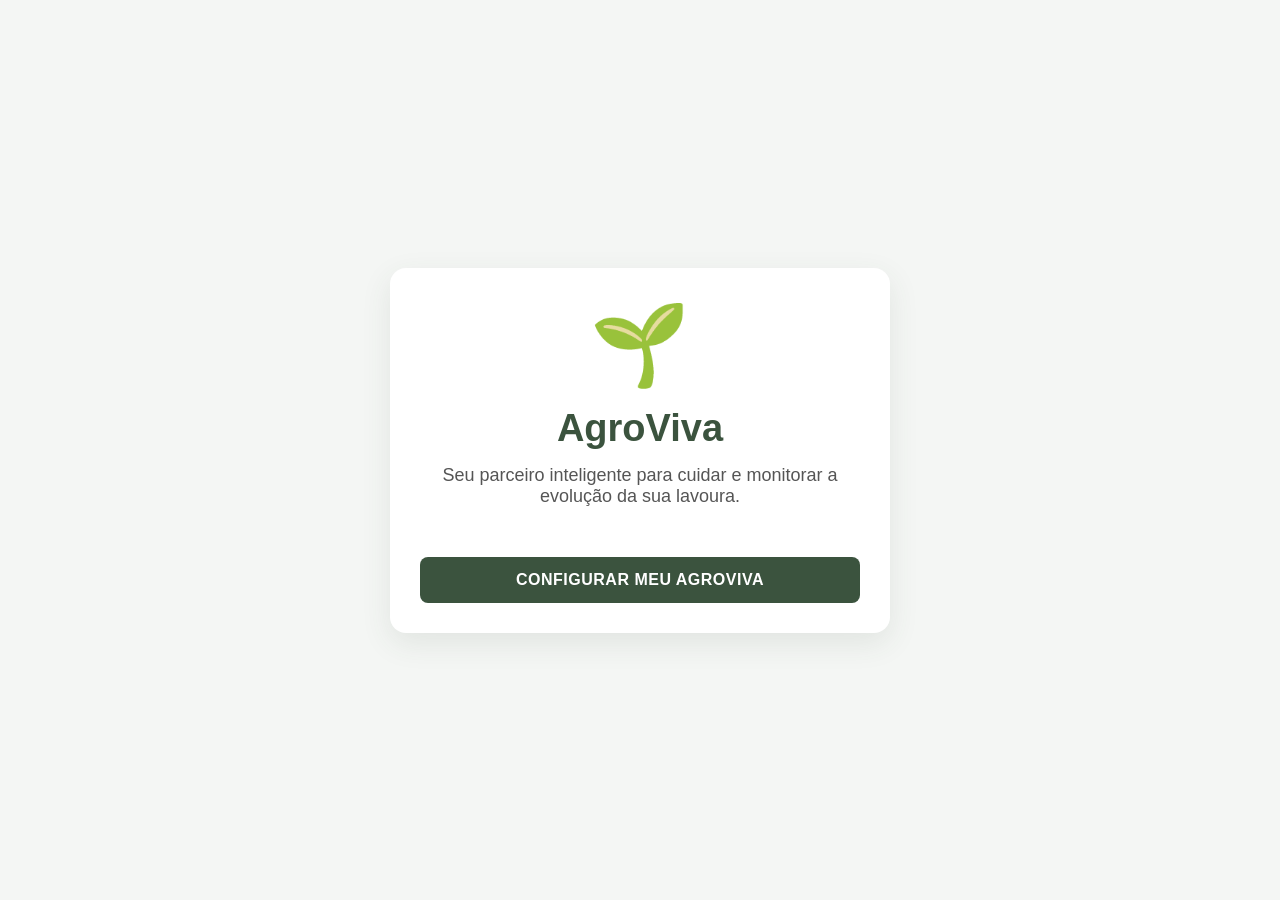
<file: index.html>
<!DOCTYPE html>
<html lang="pt-BR">
<head>
    <meta charset="UTF-8">
    <meta name="viewport" content="width=device-width, initial-scale=1.0">
    <title>AgroViva - Copiloto do Campo</title>
    <link rel="stylesheet" href="style.css">
</head>
<body>

    <section id="tela-boas-vindas" class="screen active">
        <div class="splash">
            <div class="logo">🌱</div>
            <div class="titulo">AgroViva</div>
            <p style="font-size: 18px; margin-bottom: 30px; color: #555;">
                Seu parceiro inteligente para cuidar e monitorar a evolução da sua lavoura.
            </p>
            <button class="btn" onclick="window.location.href='cadastro.html'">
                CONFIGURAR MEU AGROVIVA
            </button>
        </div>
    </section>

</body>
</html>
</file>
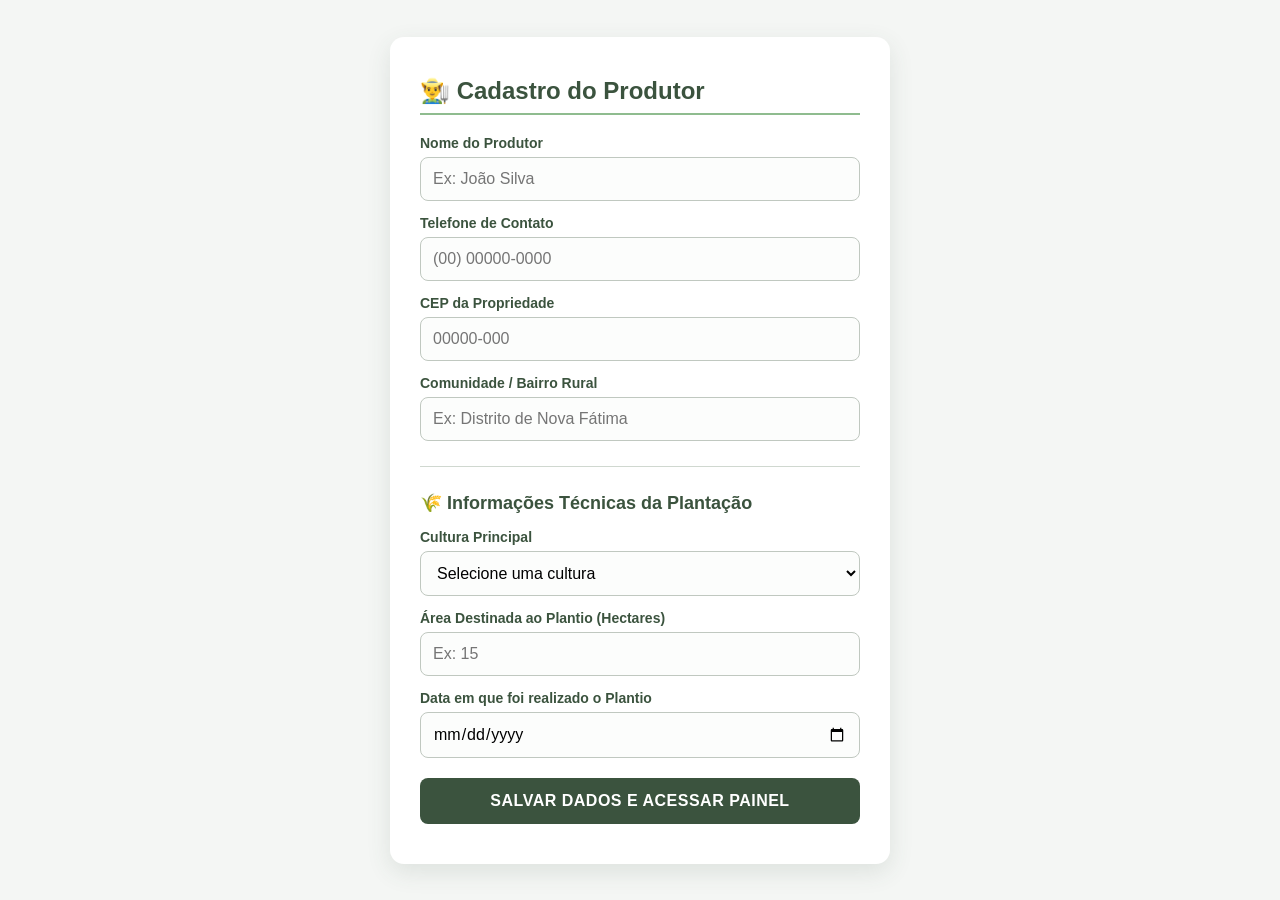
<file: cadastro.html>
<!DOCTYPE html>
<html lang="pt-BR">
<head>
    <meta charset="UTF-8">
    <meta name="viewport" content="width=device-width, initial-scale=1.0">
    <title>AgroViva - Cadastro do Produtor</title>
    <link rel="stylesheet" href="style.css">
</head>
<body>

    <section id="tela-cadastro" class="screen active">
        <div class="login-box">
            <h2>👨‍🌾 Cadastro do Produtor</h2>

            <div class="form-cadastro">
                <span class="label-form">Nome do Produtor</span>
                <input type="text" id="reg-nome" class="input" placeholder="Ex: João Silva">

                <span class="label-form">Telefone de Contato</span>
                <input type="tel" id="reg-fone" class="input" placeholder="(00) 00000-0000">

                <span class="label-form">CEP da Propriedade</span>
                <input type="text" id="reg-cep" class="input" placeholder="00000-000">

                <span class="label-form">Comunidade / Bairro Rural</span>
                <input type="text" id="reg-bairro" class="input" placeholder="Ex: Distrito de Nova Fátima">

                <hr>

                <h3>🌾 Informações Técnicas da Plantação</h3>

                <span class="label-form">Cultura Principal</span>
                <select id="reg-cultura" class="input">
                    <option value="">Selecione uma cultura</option>
                    <option value="Milho">Milho</option>
                    <option value="Soja">Soja</option>
                    <option value="Feijão">Feijão</option>
                    <option value="Tomate">Tomate</option>
                    <option value="Alface">Alface</option>
                    <option value="Mandioca">Mandioca</option>
                </select>

                <span class="label-form">Área Destinada ao Plantio (Hectares)</span>
                <input type="number" id="reg-area" class="input" placeholder="Ex: 15">

                <span class="label-form">Data em que foi realizado o Plantio</span>
                <input type="date" id="reg-plantio" class="input">

                <button class="btn-login" onclick="salvarCadastroEEntrar()">
                    Salvar Dados e Acessar Painel
                </button>
            </div>
        </div>
    </section>

    <script src="script.js"></script>
</body>
</html>
</file>
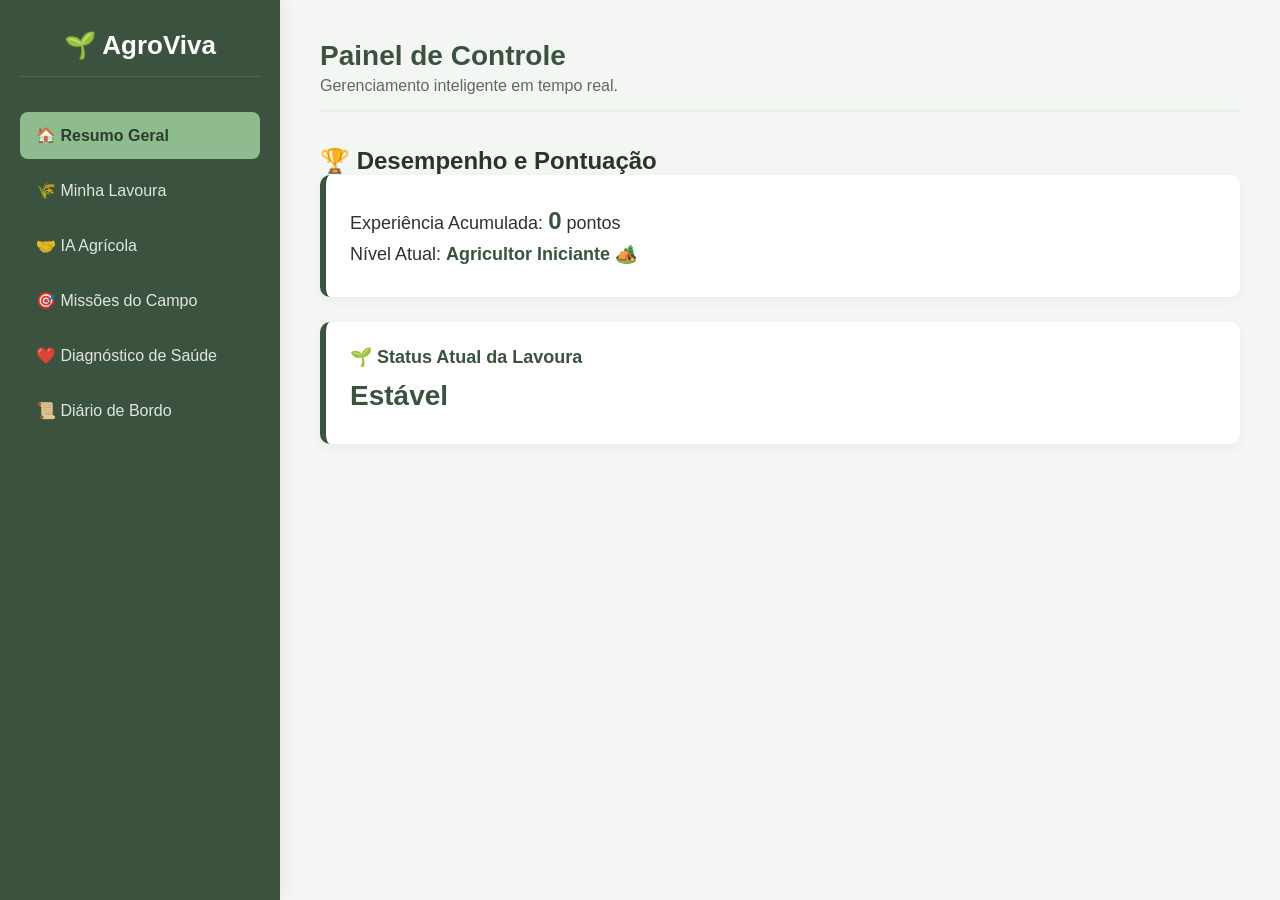
<file: dashboard.html>
<!DOCTYPE html>
<html lang="pt-BR">
<head>
    <meta charset="UTF-8">
    <meta name="viewport" content="width=device-width, initial-scale=1.0">
    <title>AgroViva - Dashboard Operacional</title>
    <link rel="stylesheet" href="style.css">
</head>
<body>

    <section id="tela-dashboard" class="screen active">
        
        <div class="sidebar">
            <div class="logo-menu">🌱 AgroViva</div>
            <div class="menu">
                <button id="btn-menu-home" class="active" onclick="navegarAba('home')">🏠 Resumo Geral</button>
                <button id="btn-menu-lavoura" onclick="navegarAba('lavoura')">🌾 Minha Lavoura</button>
                <button id="btn-menu-parceiro" onclick="navegarAba('parceiro')">🤝 IA Agrícola</button>
                <button id="btn-menu-missoes" onclick="navegarAba('missoes')">🎯 Missões do Campo</button>
                <button id="btn-menu-saude" onclick="navegarAba('saude')">❤️ Diagnóstico de Saúde</button>
                <button id="btn-menu-diario" onclick="navegarAba('diario')">📜 Diário de Bordo</button>
            </div>
        </div>

        <div class="main">
            <div class="topo">
                <h1 id="txt-boas-vindas-topo">Painel de Controle</h1>
                <p id="txt-subtitulo-topo">Gerenciamento inteligente em tempo real.</p>
            </div>

            <div id="aba-home" class="modulo-conteudo active">
                <h2>🏆 Desempenho e Pontuação</h2>
                <div class="card-status">
                    <p>Experiência Acumulada: <strong id="lbl-pontos" style="color: #3B533E; font-size: 24px;">0</strong> pontos</p>
                    <p>Nível Atual: <strong id="txt-ranking-pos" style="color: #3B533E;">Carregando ranking...</strong></p>
                </div>
                <div class="card-status">
                    <h3>🌱 Status Atual da Lavoura</h3>
                    <p id="lbl-saude-home" style="font-size: 28px; font-weight: bold; color: #3B533E;">Estável</p>
                </div>
            </div>

            <div id="aba-lavoura" class="modulo-conteudo">
                <h2>🌾 Detalhes Técnicos do Talhão</h2>
                <p>Cultura Selecionada: <strong id="info-cultura">-</strong></p>
                <p>Área Mapeada: <strong id="info-area">-</strong></p>
                <p>Tempo Cronológico: <strong id="info-dias">-</strong></p>
                
                <div class="grid-botoes">
                    <button class="btn" onclick="registrarIrrigacao()">💧 Registrar Irrigação (+15 pts)</button>
                    <button class="btn" onclick="registrarAdubacao()">🌱 Registrar Adubação (+20 pts)</button>
                    <button class="btn" onclick="registrarColheita()">🚜 Finalizar Ciclo Colheita (+100 pts)</button>
                </div>
            </div>

            <div id="aba-parceiro" class="modulo-conteudo">
                <h2>🤝 Conversar com o Assistente de Campo</h2>
                <div class="chat-container">
                    <div class="chat-messages" id="chat-box">
                        <div class="msg ia">Olá! Já analisei os dados da sua propriedade e localização. Como posso te auxiliar no manejo de hoje?</div>
                    </div>
                    <div class="chat-input-area">
                        <input type="text" id="input-texto-chat" class="input" placeholder="Descreva sintomas, dúvidas ou condições climáticas..." onkeypress="verificarEnterChat(event)">
                        <button class="btn-login" onclick="processarEnvioChat()">Enviar</button>
                    </div>
                </div>
            </div>

            <div id="aba-missoes" class="modulo-conteudo">
                <h2>🎯 Missões do Dia (Ações Reais)</h2>
                <p style="color: #606860; margin-bottom: 15px;">Cumpra as metas diárias para otimizar seus pontos e subir de ranking.</p>
                <ul class="lista-itens" id="lista-missoes-campo">
                    </ul>
            </div>

            <div id="aba-saude" class="modulo-conteudo">
                <h2>❤️ Diagnóstico de Saúde por Imagem</h2>
                <p>Envie fotos reais das folhas ou do solo para detecção e classificação imediata de anomalias.</p>
                
                <label for="campo-foto" class="btn-upload">📸 Escolher Imagem da Plantação</label>
                <input type="file" id="campo-foto" accept="image/*" style="display: none;" onchange="carregarEFazerVarreduraFoto(event)">
                
                <img id="preview-foto-planta" class="img-preview" alt="Preview da Amostra">
                
                <div class="resultado-analise" id="box-resultado-analise">
                    <h3>📋 Relatório Analítico da IA</h3>
                    <p id="lbl-resultado-diagnostico">Aguardando inserção de amostra foliar...</p>
                </div>
            </div>

            <div id="aba-diario" class="modulo-conteudo">
                <h2>📜 Histórico de Manejo (Logs Automáticos)</h2>
                <p style="color: #606860;">Rastreabilidade completa de todas as ações tomadas dentro da plataforma.</p>
                <ul class="lista-itens" id="lista-atividades-home">
                    </ul>
            </div>
        </div>

    </section>

    <script src="script.js"></script>
</body>
</html>
</file>
<file: style.css>
/* ==========================================================================
   PALETA DE CORES AGROVIVA (VERDE MILITAR E VERDE CLARO)
   ========================================================================== */
:root {
    --verde-militar: #3B533E;       /* Verde escuro base militar */
    --verde-militar-escuro: #2C3E2E;/* Tom mais fechado para cabeçalhos e hover */
    --verde-claro: #8FBC8F;         /* Verde claro acentuado (DarkSeaGreen) */
    --verde-claro-suave: #E8F0E9;   /* Fundo tonalizado muito leve para blocos */
    --amarelo-alerta: #D4A373;      /* Tom terroso/amarelado para alertas e missões */
    --cinza-fundo: #F4F6F4;         /* Fundo geral da aplicação */
    --branco: #FFFFFF;
    --texto-escuro: #2A342B;
}

* {
    margin: 0;
    padding: 0;
    box-sizing: border-box;
    font-family: 'Segoe UI', Tahoma, Geneva, Verdana, sans-serif;
}

body {
    background-color: var(--cinza-fundo);
    color: var(--texto-escuro);
}

/* Estrutura de Telas */
.screen {
    display: none;
    min-height: 100vh;
    width: 100%;
}

.screen.active {
    display: flex;
}

/* Splash / Welcome */
.splash {
    margin: auto;
    text-align: center;
    padding: 30px;
    background: var(--branco);
    border-radius: 16px;
    box-shadow: 0 10px 30px rgba(59, 83, 62, 0.1);
    max-width: 500px;
    width: 90%;
}

.logo { 
    font-size: 80px; 
    margin-bottom: 15px; 
}

.titulo { 
    font-size: 38px; 
    font-weight: bold; 
    color: var(--verde-militar); 
    margin-bottom: 15px; 
}

/* Cadastro / Login Box */
.login-box {
    margin: auto;
    background: var(--branco);
    padding: 40px 30px;
    border-radius: 14px;
    box-shadow: 0 8px 24px rgba(59, 83, 62, 0.12);
    width: 100%;
    max-width: 500px;
}

.login-box h2 {
    color: var(--verde-militar);
    margin-bottom: 20px;
    font-size: 24px;
    border-bottom: 2px solid var(--verde-claro);
    padding-bottom: 8px;
}

.form-cadastro h3 { 
    margin: 25px 0 15px 0; 
    color: var(--verde-militar); 
    font-size: 18px;
}

.label-form { 
    display: block; 
    margin-top: 14px; 
    font-weight: 600; 
    font-size: 14px; 
    color: var(--verde-militar);
}

.input { 
    width: 100%; 
    padding: 12px; 
    margin-top: 6px; 
    border: 1px solid #C0C8C0; 
    border-radius: 8px; 
    font-size: 16px; 
    background-color: #FCFDFC;
    transition: border-color 0.3s;
}

.input:focus {
    outline: none;
    border-color: var(--verde-militar);
}

hr { 
    margin: 25px 0; 
    border: 0; 
    border-top: 1px solid #D0D8D0; 
}

/* Botões */
.btn, .btn-login {
    background: var(--verde-militar);
    color: var(--branco);
    border: none;
    padding: 14px 24px;
    font-size: 16px;
    border-radius: 8px;
    cursor: pointer;
    width: 100%;
    margin-top: 20px;
    font-weight: bold;
    transition: background 0.3s, transform 0.1s;
    text-transform: uppercase;
    letter-spacing: 0.5px;
}

.btn:hover, .btn-login:hover { 
    background: var(--verde-militar-escuro); 
}

.btn:active, .btn-login:active {
    transform: scale(0.99);
}

/* Layout Dashboard */
#tela-dashboard {
    display: none; 
    width: 100%;
}

#tela-dashboard.active {
    display: flex;
}

.sidebar {
    width: 280px;
    background: var(--verde-militar);
    color: var(--branco);
    padding: 30px 20px;
    display: flex;
    flex-direction: column;
    box-shadow: 4px 0 15px rgba(0,0,0,0.05);
}

.logo-menu { 
    font-size: 26px; 
    font-weight: bold; 
    margin-bottom: 35px; 
    text-align: center;
    border-bottom: 1px solid rgba(255,255,255,0.1);
    padding-bottom: 15px;
}

.menu button {
    width: 100%;
    background: none;
    border: none;
    color: rgba(255, 255, 255, 0.85);
    padding: 14px 16px;
    text-align: left;
    font-size: 16px;
    cursor: pointer;
    border-radius: 8px;
    margin-bottom: 8px;
    transition: all 0.3s;
    display: flex;
    align-items: center;
}

.menu button:hover { 
    background: rgba(255, 255, 255, 0.1); 
    color: var(--branco);
    padding-left: 20px;
}

.menu button.active { 
    background: var(--verde-claro); 
    color: var(--verde-militar-escuro);
    font-weight: bold;
}

.main { 
    flex: 1; 
    padding: 40px; 
    overflow-y: auto; 
    max-height: 100vh;
}

.topo { 
    margin-bottom: 35px; 
    border-bottom: 2px solid var(--verde-claro-suave);
    padding-bottom: 15px;
}

.topo h1 {
    color: var(--verde-militar);
    font-size: 28px;
}

.topo p {
    color: #606860;
    margin-top: 5px;
}

.modulo-conteudo { 
    display: none; 
    animation: fadeIn 0.4s ease-in-out;
}

.modulo-conteudo.active { 
    display: block; 
}

@keyframes fadeIn {
    from { opacity: 0; transform: translateY(8px); }
    to { opacity: 1; transform: translateY(0); }
}

/* ==========================================================================
   CARDS E BLOCOS DO DASHBOARD
   ========================================================================== */
.card-status {
    background: var(--branco);
    border-left: 6px solid var(--verde-militar);
    padding: 24px;
    margin-bottom: 25px;
    border-radius: 10px;
    box-shadow: 0 4px 12px rgba(0,0,0,0.04);
}

.card-status h3 { 
    color: var(--verde-militar); 
    margin-bottom: 12px; 
    font-size: 18px;
}

.card-status p { 
    font-size: 18px; 
    margin: 8px 0; 
}

/* Informações da Lavoura */
#aba-lavoura .grid-botoes {
    display: flex;
    gap: 15px;
    flex-wrap: wrap;
    margin-top: 25px;
}

#aba-lavoura p {
    font-size: 18px;
    margin-bottom: 14px;
    padding: 16px;
    background: var(--branco);
    border-radius: 8px;
    box-shadow: 0 2px 6px rgba(0,0,0,0.02);
    border: 1px solid #E0E6E0;
}

#aba-lavoura strong { 
    color: var(--verde-militar); 
}

#aba-lavoura .btn { 
    width: auto; 
    margin-top: 0;
    background: var(--verde-militar);
}
#aba-lavoura .btn:hover {
    background: var(--verde-militar-escuro);
}

/* ==========================================================================
   SAÚDE DA LAVOURA & IMAGEM
   ========================================================================== */
#lbl-saude-grande { 
    font-size: 54px; 
    color: var(--verde-militar); 
    margin-bottom: 8px; 
    font-weight: bold;
}

#txt-status-saude { 
    font-size: 18px; 
    color: #505850; 
}

.btn-upload {
    display: inline-block;
    background: var(--verde-claro);
    color: var(--verde-militar-escuro);
    padding: 12px 20px;
    border-radius: 8px;
    cursor: pointer;
    font-weight: bold;
    margin-top: 15px;
    transition: background 0.3s;
}

.btn-upload:hover {
    background: #7DA87D;
}

.img-preview {
    display: none;
    width: 100%;
    max-width: 480px;
    border-radius: 12px;
    margin: 20px 0;
    box-shadow: 0 6px 16px rgba(0,0,0,0.1);
    border: 3px solid var(--verde-claro);
}

.resultado-analise {
    display: none;
    background: var(--verde-claro-suave);
    border-left: 6px solid var(--verde-militar);
    padding: 20px;
    border-radius: 8px;
    margin-top: 20px;
    box-shadow: 0 3px 10px rgba(0,0,0,0.02);
}

.resultado-analise h3 {
    color: var(--verde-militar);
    margin-bottom: 8px;
}

/* ==========================================================================
   CHAT IA
   ========================================================================== */
.chat-container { 
    border: 1px solid #D0D8D0; 
    border-radius: 14px; 
    overflow: hidden; 
    background: var(--branco); 
    margin-top: 20px; 
    box-shadow: 0 4px 15px rgba(0,0,0,0.03);
}

.chat-messages { 
    height: 380px; 
    overflow-y: auto; 
    padding: 20px; 
    background: #FDFDFD;
}

.msg { 
    padding: 14px 18px; 
    margin-bottom: 12px; 
    border-radius: 14px; 
    max-width: 80%; 
    font-size: 16px; 
    line-height: 1.5;
}

.msg.user { 
    background: var(--verde-claro-suave); 
    color: var(--verde-militar-escuro);
    margin-left: auto; 
    border-bottom-right-radius: 2px;
}

.msg.ia { 
    background: #F0F4F0; 
    border-left: 5px solid var(--verde-militar); 
    color: var(--texto-escuro);
    border-bottom-left-radius: 2px;
}

.chat-input-area { 
    display: flex; 
    gap: 12px; 
    padding: 15px; 
    background: var(--cinza-fundo); 
    border-top: 1px solid #D0D8D0;
}

.chat-input-area .input { 
    margin-top: 0; 
    flex: 1; 
}

.chat-input-area button { 
    width: auto; 
    margin-top: 0; 
    padding: 0 25px;
}

/* ==========================================================================
   LISTA DE ITENS (MISSÕES E DIÁRIO)
   ========================================================================== */
.lista-itens { 
    list-style: none; 
    margin-top: 20px; 
}

.lista-itens li { 
    padding: 18px; 
    margin-bottom: 12px; 
    background: var(--branco); 
    border-radius: 8px; 
    box-shadow: 0 2px 8px rgba(0,0,0,0.04); 
    transition: transform 0.2s;
}

#lista-atividades-home li { 
    border-left: 5px solid var(--verde-claro); 
}

#lista-missoes-campo li { 
    border-left: 5px solid var(--amarelo-alerta); 
}

.btn-cumprir {
    background: var(--verde-militar);
    color: white;
    border: none;
    padding: 8px 16px;
    border-radius: 6px;
    font-weight: bold;
    cursor: pointer;
    transition: background 0.2s;
    font-size: 14px;
}

.btn-cumprir:hover {
    background: var(--verde-militar-escuro);
}

.btn-cumprir.feito {
    background: #A0AEA0;
    color: #F0F4F0;
    cursor: not-allowed;
}

/* ==========================================================================
   RESPONSIVIDADE (MOBILE)
   ========================================================================== */
@media (max-width: 768px) {
    #tela-dashboard.active { 
        flex-direction: column; 
    }
    .sidebar { 
        width: 100%; 
        padding: 20px 15px; 
    }
    .logo-menu {
        margin-bottom: 15px;
        padding-bottom: 10px;
    }
    .main { 
        padding: 20px 15px; 
    }
    #aba-lavoura .grid-botoes {
        flex-direction: column;
    }
    #aba-lavoura .btn { 
        width: 100%; 
    }
    #lbl-saude-grande { 
        font-size: 42px; 
    }
    .chat-messages { 
        height: 280px; 
    }
}
</file>
